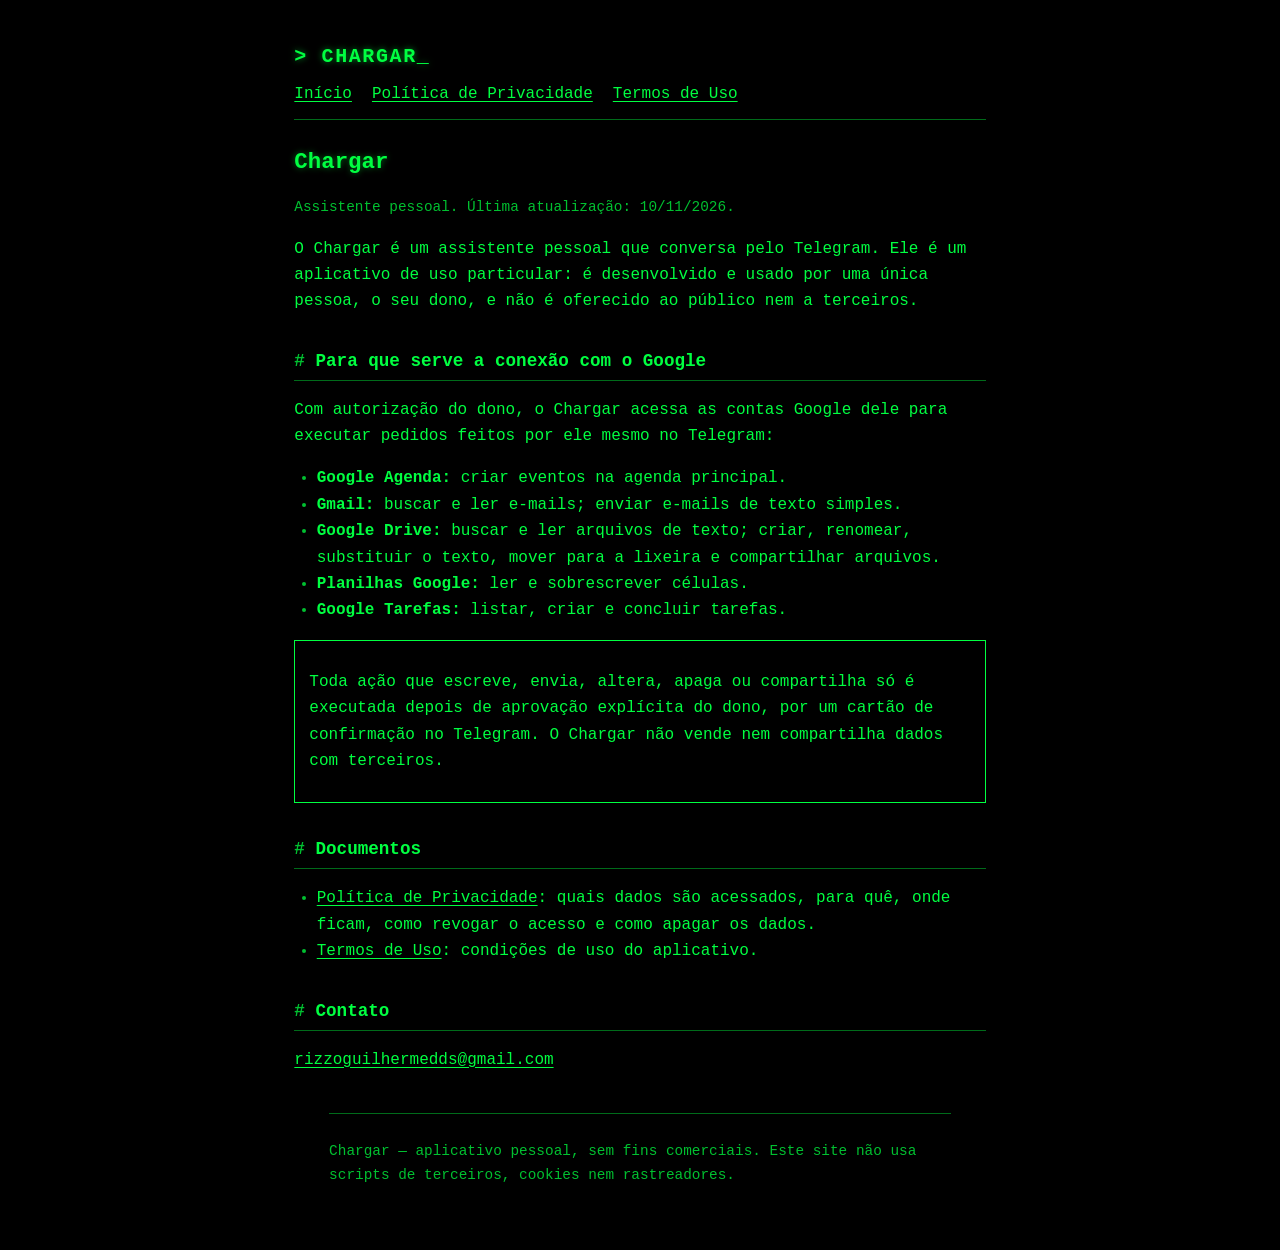
<file: index.html>
<!doctype html>
<html lang="pt-BR">
<head>
<meta charset="utf-8">
<meta name="viewport" content="width=device-width, initial-scale=1">
<title>Chargar – assistente pessoal</title>
<meta name="description" content="Chargar é um assistente pessoal de uso exclusivo do seu dono, que se conecta às contas Google dele mediante autorização.">
<meta name="robots" content="index,follow">
<link rel="stylesheet" href="style.css">
</head>
<body>
<header>
  <div class="marca">CHARGAR</div>
  <nav aria-label="Principal">
    <a href="index.html" aria-current="page">Início</a>
    <a href="privacidade.html">Política de Privacidade</a>
    <a href="termos.html">Termos de Uso</a>
  </nav>
</header>
<main>
  <h1>Chargar</h1>
  <p class="meta">Assistente pessoal. Última atualização: 10/11/2026.</p>

  <p>O Chargar é um assistente pessoal que conversa pelo Telegram. Ele é um aplicativo de uso particular: é desenvolvido e usado por uma única pessoa, o seu dono, e não é oferecido ao público nem a terceiros.</p>

  <h2>Para que serve a conexão com o Google</h2>
  <p>Com autorização do dono, o Chargar acessa as contas Google dele para executar pedidos feitos por ele mesmo no Telegram:</p>
  <ul>
    <li><strong>Google Agenda:</strong> criar eventos na agenda principal.</li>
    <li><strong>Gmail:</strong> buscar e ler e-mails; enviar e-mails de texto simples.</li>
    <li><strong>Google Drive:</strong> buscar e ler arquivos de texto; criar, renomear, substituir o texto, mover para a lixeira e compartilhar arquivos.</li>
    <li><strong>Planilhas Google:</strong> ler e sobrescrever células.</li>
    <li><strong>Google Tarefas:</strong> listar, criar e concluir tarefas.</li>
  </ul>

  <div class="aviso">
    <p>Toda ação que escreve, envia, altera, apaga ou compartilha só é executada depois de aprovação explícita do dono, por um cartão de confirmação no Telegram. O Chargar não vende nem compartilha dados com terceiros.</p>
  </div>

  <h2>Documentos</h2>
  <ul>
    <li><a href="privacidade.html">Política de Privacidade</a>: quais dados são acessados, para quê, onde ficam, como revogar o acesso e como apagar os dados.</li>
    <li><a href="termos.html">Termos de Uso</a>: condições de uso do aplicativo.</li>
  </ul>

  <h2>Contato</h2>
  <p><a href="mailto:rizzoguilhermedds@gmail.com">rizzoguilhermedds@gmail.com</a></p>
</main>
<footer>
  <p>Chargar — aplicativo pessoal, sem fins comerciais. Este site não usa scripts de terceiros, cookies nem rastreadores.</p>
</footer>
</body>
</html>
</file>
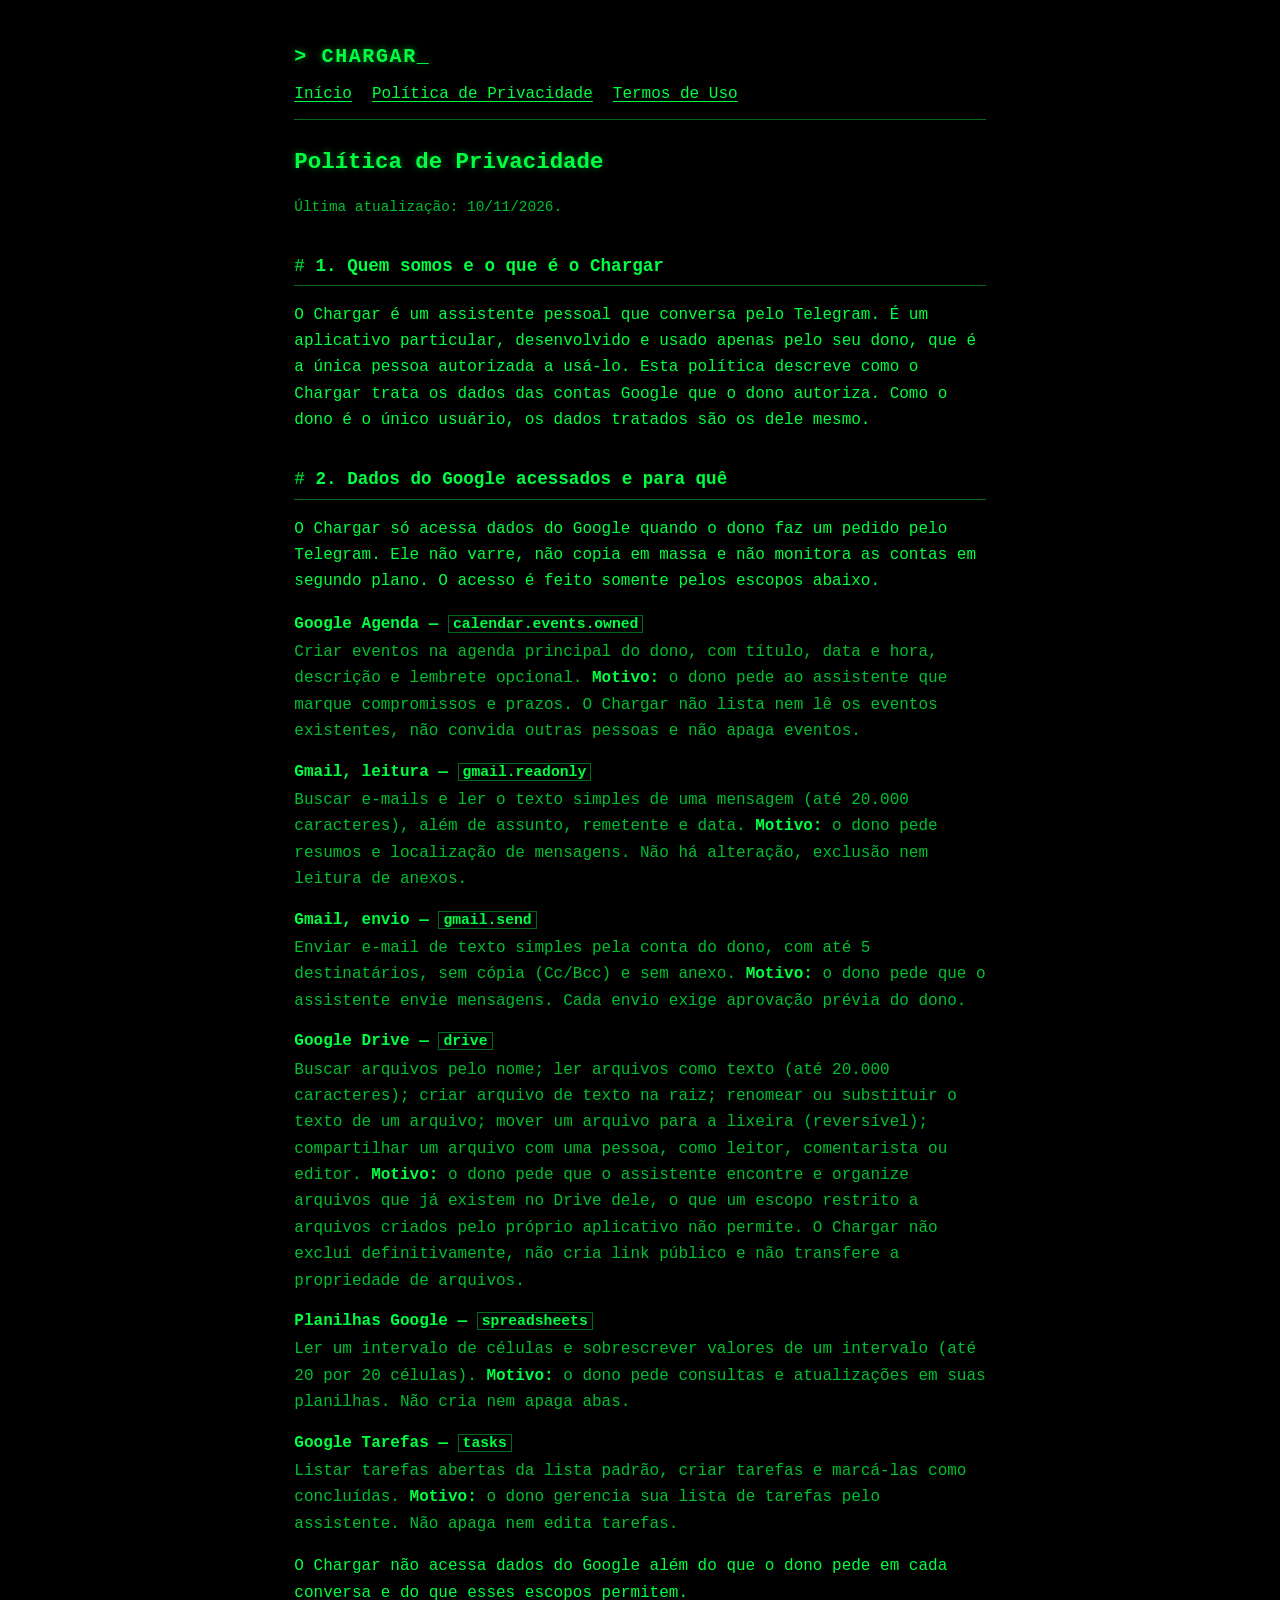
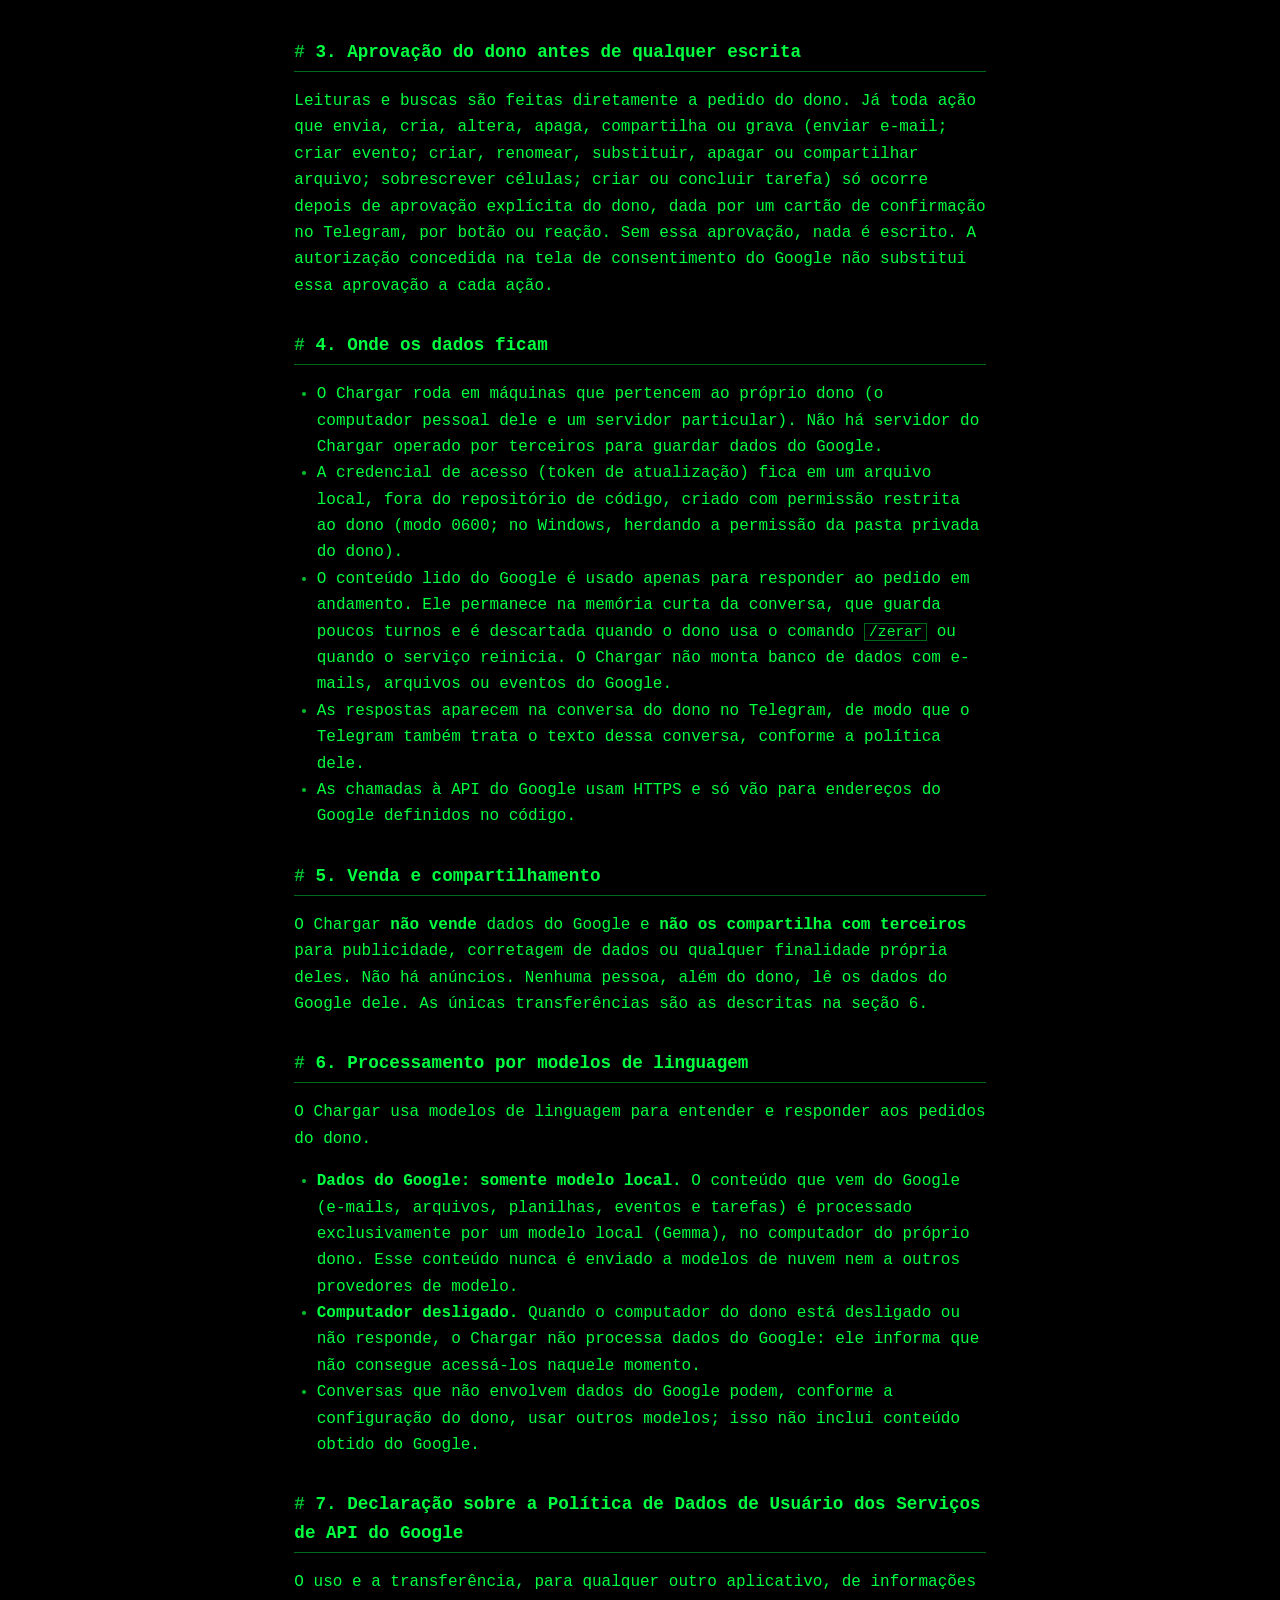
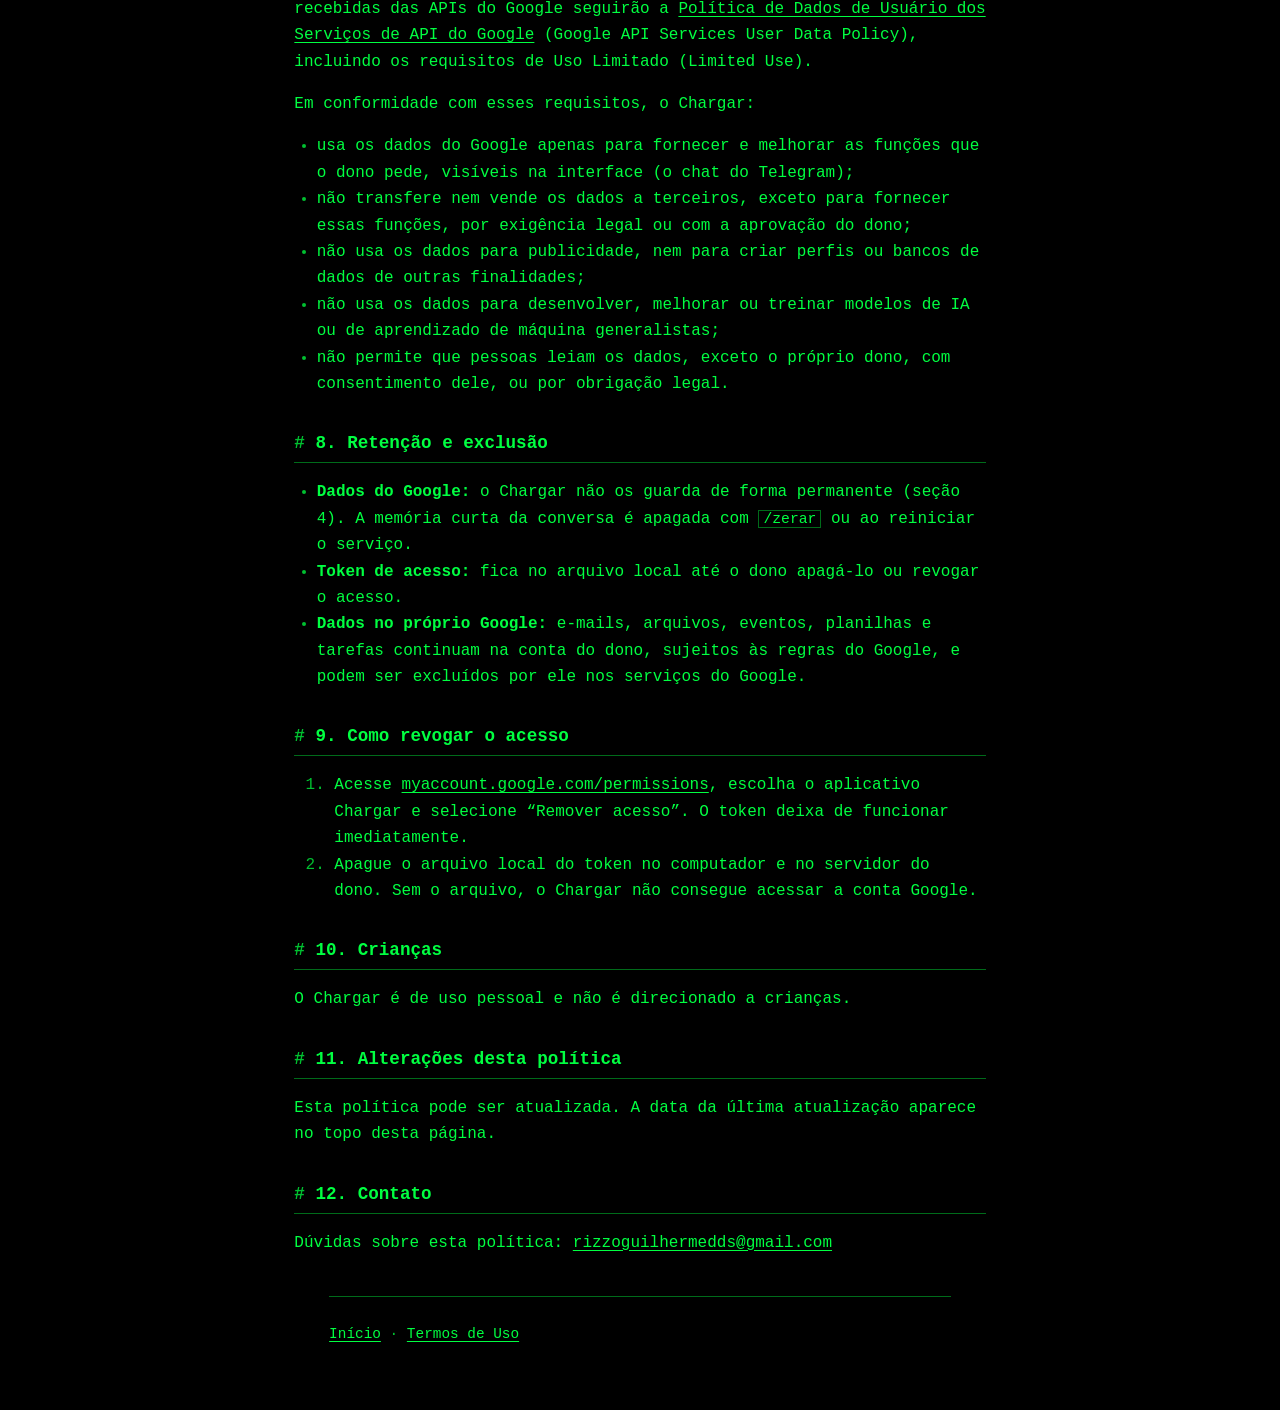
<file: privacidade.html>
<!doctype html>
<html lang="pt-BR">
<head>
<meta charset="utf-8">
<meta name="viewport" content="width=device-width, initial-scale=1">
<title>Política de Privacidade – Chargar</title>
<meta name="description" content="Política de Privacidade do Chargar: dados do Google acessados, finalidade, armazenamento, processamento por modelos de linguagem, revogação e exclusão.">
<meta name="robots" content="index,follow">
<link rel="stylesheet" href="style.css">
</head>
<body>
<header>
  <div class="marca">CHARGAR</div>
  <nav aria-label="Principal">
    <a href="index.html">Início</a>
    <a href="privacidade.html" aria-current="page">Política de Privacidade</a>
    <a href="termos.html">Termos de Uso</a>
  </nav>
</header>
<main>
  <h1>Política de Privacidade</h1>
  <p class="meta">Última atualização: 10/11/2026.</p>

  <h2>1. Quem somos e o que é o Chargar</h2>
  <p>O Chargar é um assistente pessoal que conversa pelo Telegram. É um aplicativo particular, desenvolvido e usado apenas pelo seu dono, que é a única pessoa autorizada a usá-lo. Esta política descreve como o Chargar trata os dados das contas Google que o dono autoriza. Como o dono é o único usuário, os dados tratados são os dele mesmo.</p>

  <h2>2. Dados do Google acessados e para quê</h2>
  <p>O Chargar só acessa dados do Google quando o dono faz um pedido pelo Telegram. Ele não varre, não copia em massa e não monitora as contas em segundo plano. O acesso é feito somente pelos escopos abaixo.</p>
  <dl>
    <dt>Google Agenda — <code>calendar.events.owned</code></dt>
    <dd>Criar eventos na agenda principal do dono, com título, data e hora, descrição e lembrete opcional. <strong>Motivo:</strong> o dono pede ao assistente que marque compromissos e prazos. O Chargar não lista nem lê os eventos existentes, não convida outras pessoas e não apaga eventos.</dd>

    <dt>Gmail, leitura — <code>gmail.readonly</code></dt>
    <dd>Buscar e-mails e ler o texto simples de uma mensagem (até 20.000 caracteres), além de assunto, remetente e data. <strong>Motivo:</strong> o dono pede resumos e localização de mensagens. Não há alteração, exclusão nem leitura de anexos.</dd>

    <dt>Gmail, envio — <code>gmail.send</code></dt>
    <dd>Enviar e-mail de texto simples pela conta do dono, com até 5 destinatários, sem cópia (Cc/Bcc) e sem anexo. <strong>Motivo:</strong> o dono pede que o assistente envie mensagens. Cada envio exige aprovação prévia do dono.</dd>

    <dt>Google Drive — <code>drive</code></dt>
    <dd>Buscar arquivos pelo nome; ler arquivos como texto (até 20.000 caracteres); criar arquivo de texto na raiz; renomear ou substituir o texto de um arquivo; mover um arquivo para a lixeira (reversível); compartilhar um arquivo com uma pessoa, como leitor, comentarista ou editor. <strong>Motivo:</strong> o dono pede que o assistente encontre e organize arquivos que já existem no Drive dele, o que um escopo restrito a arquivos criados pelo próprio aplicativo não permite. O Chargar não exclui definitivamente, não cria link público e não transfere a propriedade de arquivos.</dd>

    <dt>Planilhas Google — <code>spreadsheets</code></dt>
    <dd>Ler um intervalo de células e sobrescrever valores de um intervalo (até 20 por 20 células). <strong>Motivo:</strong> o dono pede consultas e atualizações em suas planilhas. Não cria nem apaga abas.</dd>

    <dt>Google Tarefas — <code>tasks</code></dt>
    <dd>Listar tarefas abertas da lista padrão, criar tarefas e marcá-las como concluídas. <strong>Motivo:</strong> o dono gerencia sua lista de tarefas pelo assistente. Não apaga nem edita tarefas.</dd>
  </dl>
  <p>O Chargar não acessa dados do Google além do que o dono pede em cada conversa e do que esses escopos permitem.</p>

  <h2>3. Aprovação do dono antes de qualquer escrita</h2>
  <p>Leituras e buscas são feitas diretamente a pedido do dono. Já toda ação que envia, cria, altera, apaga, compartilha ou grava (enviar e-mail; criar evento; criar, renomear, substituir, apagar ou compartilhar arquivo; sobrescrever células; criar ou concluir tarefa) só ocorre depois de aprovação explícita do dono, dada por um cartão de confirmação no Telegram, por botão ou reação. Sem essa aprovação, nada é escrito. A autorização concedida na tela de consentimento do Google não substitui essa aprovação a cada ação.</p>

  <h2>4. Onde os dados ficam</h2>
  <ul>
    <li>O Chargar roda em máquinas que pertencem ao próprio dono (o computador pessoal dele e um servidor particular). Não há servidor do Chargar operado por terceiros para guardar dados do Google.</li>
    <li>A credencial de acesso (token de atualização) fica em um arquivo local, fora do repositório de código, criado com permissão restrita ao dono (modo 0600; no Windows, herdando a permissão da pasta privada do dono).</li>
    <li>O conteúdo lido do Google é usado apenas para responder ao pedido em andamento. Ele permanece na memória curta da conversa, que guarda poucos turnos e é descartada quando o dono usa o comando <code>/zerar</code> ou quando o serviço reinicia. O Chargar não monta banco de dados com e-mails, arquivos ou eventos do Google.</li>
    <li>As respostas aparecem na conversa do dono no Telegram, de modo que o Telegram também trata o texto dessa conversa, conforme a política dele.</li>
    <li>As chamadas à API do Google usam HTTPS e só vão para endereços do Google definidos no código.</li>
  </ul>

  <h2>5. Venda e compartilhamento</h2>
  <p>O Chargar <strong>não vende</strong> dados do Google e <strong>não os compartilha com terceiros</strong> para publicidade, corretagem de dados ou qualquer finalidade própria deles. Não há anúncios. Nenhuma pessoa, além do dono, lê os dados do Google dele. As únicas transferências são as descritas na seção 6.</p>

  <h2>6. Processamento por modelos de linguagem</h2>
  <p>O Chargar usa modelos de linguagem para entender e responder aos pedidos do dono.</p>
  <ul>
    <li><strong>Dados do Google: somente modelo local.</strong> O conteúdo que vem do Google (e-mails, arquivos, planilhas, eventos e tarefas) é processado exclusivamente por um modelo local (Gemma), no computador do próprio dono. Esse conteúdo nunca é enviado a modelos de nuvem nem a outros provedores de modelo.</li>
    <li><strong>Computador desligado.</strong> Quando o computador do dono está desligado ou não responde, o Chargar não processa dados do Google: ele informa que não consegue acessá-los naquele momento.</li>
    <li>Conversas que não envolvem dados do Google podem, conforme a configuração do dono, usar outros modelos; isso não inclui conteúdo obtido do Google.</li>
  </ul>

  <h2>7. Declaração sobre a Política de Dados de Usuário dos Serviços de API do Google</h2>
  <p>O uso e a transferência, para qualquer outro aplicativo, de informações recebidas das APIs do Google seguirão a <a href="https://developers.google.com/terms/api-services-user-data-policy">Política de Dados de Usuário dos Serviços de API do Google</a> (Google API Services User Data Policy), incluindo os requisitos de Uso Limitado (Limited Use).</p>
  <p>Em conformidade com esses requisitos, o Chargar:</p>
  <ul>
    <li>usa os dados do Google apenas para fornecer e melhorar as funções que o dono pede, visíveis na interface (o chat do Telegram);</li>
    <li>não transfere nem vende os dados a terceiros, exceto para fornecer essas funções, por exigência legal ou com a aprovação do dono;</li>
    <li>não usa os dados para publicidade, nem para criar perfis ou bancos de dados de outras finalidades;</li>
    <li>não usa os dados para desenvolver, melhorar ou treinar modelos de IA ou de aprendizado de máquina generalistas;</li>
    <li>não permite que pessoas leiam os dados, exceto o próprio dono, com consentimento dele, ou por obrigação legal.</li>
  </ul>

  <h2>8. Retenção e exclusão</h2>
  <ul>
    <li><strong>Dados do Google:</strong> o Chargar não os guarda de forma permanente (seção 4). A memória curta da conversa é apagada com <code>/zerar</code> ou ao reiniciar o serviço.</li>
    <li><strong>Token de acesso:</strong> fica no arquivo local até o dono apagá-lo ou revogar o acesso.</li>
    <li><strong>Dados no próprio Google:</strong> e-mails, arquivos, eventos, planilhas e tarefas continuam na conta do dono, sujeitos às regras do Google, e podem ser excluídos por ele nos serviços do Google.</li>
  </ul>

  <h2>9. Como revogar o acesso</h2>
  <ol>
    <li>Acesse <a href="https://myaccount.google.com/permissions">myaccount.google.com/permissions</a>, escolha o aplicativo Chargar e selecione “Remover acesso”. O token deixa de funcionar imediatamente.</li>
    <li>Apague o arquivo local do token no computador e no servidor do dono. Sem o arquivo, o Chargar não consegue acessar a conta Google.</li>
  </ol>

  <h2>10. Crianças</h2>
  <p>O Chargar é de uso pessoal e não é direcionado a crianças.</p>

  <h2>11. Alterações desta política</h2>
  <p>Esta política pode ser atualizada. A data da última atualização aparece no topo desta página.</p>

  <h2>12. Contato</h2>
  <p>Dúvidas sobre esta política: <a href="mailto:rizzoguilhermedds@gmail.com">rizzoguilhermedds@gmail.com</a></p>
</main>
<footer>
  <p><a href="index.html">Início</a> · <a href="termos.html">Termos de Uso</a></p>
</footer>
</body>
</html>
</file>
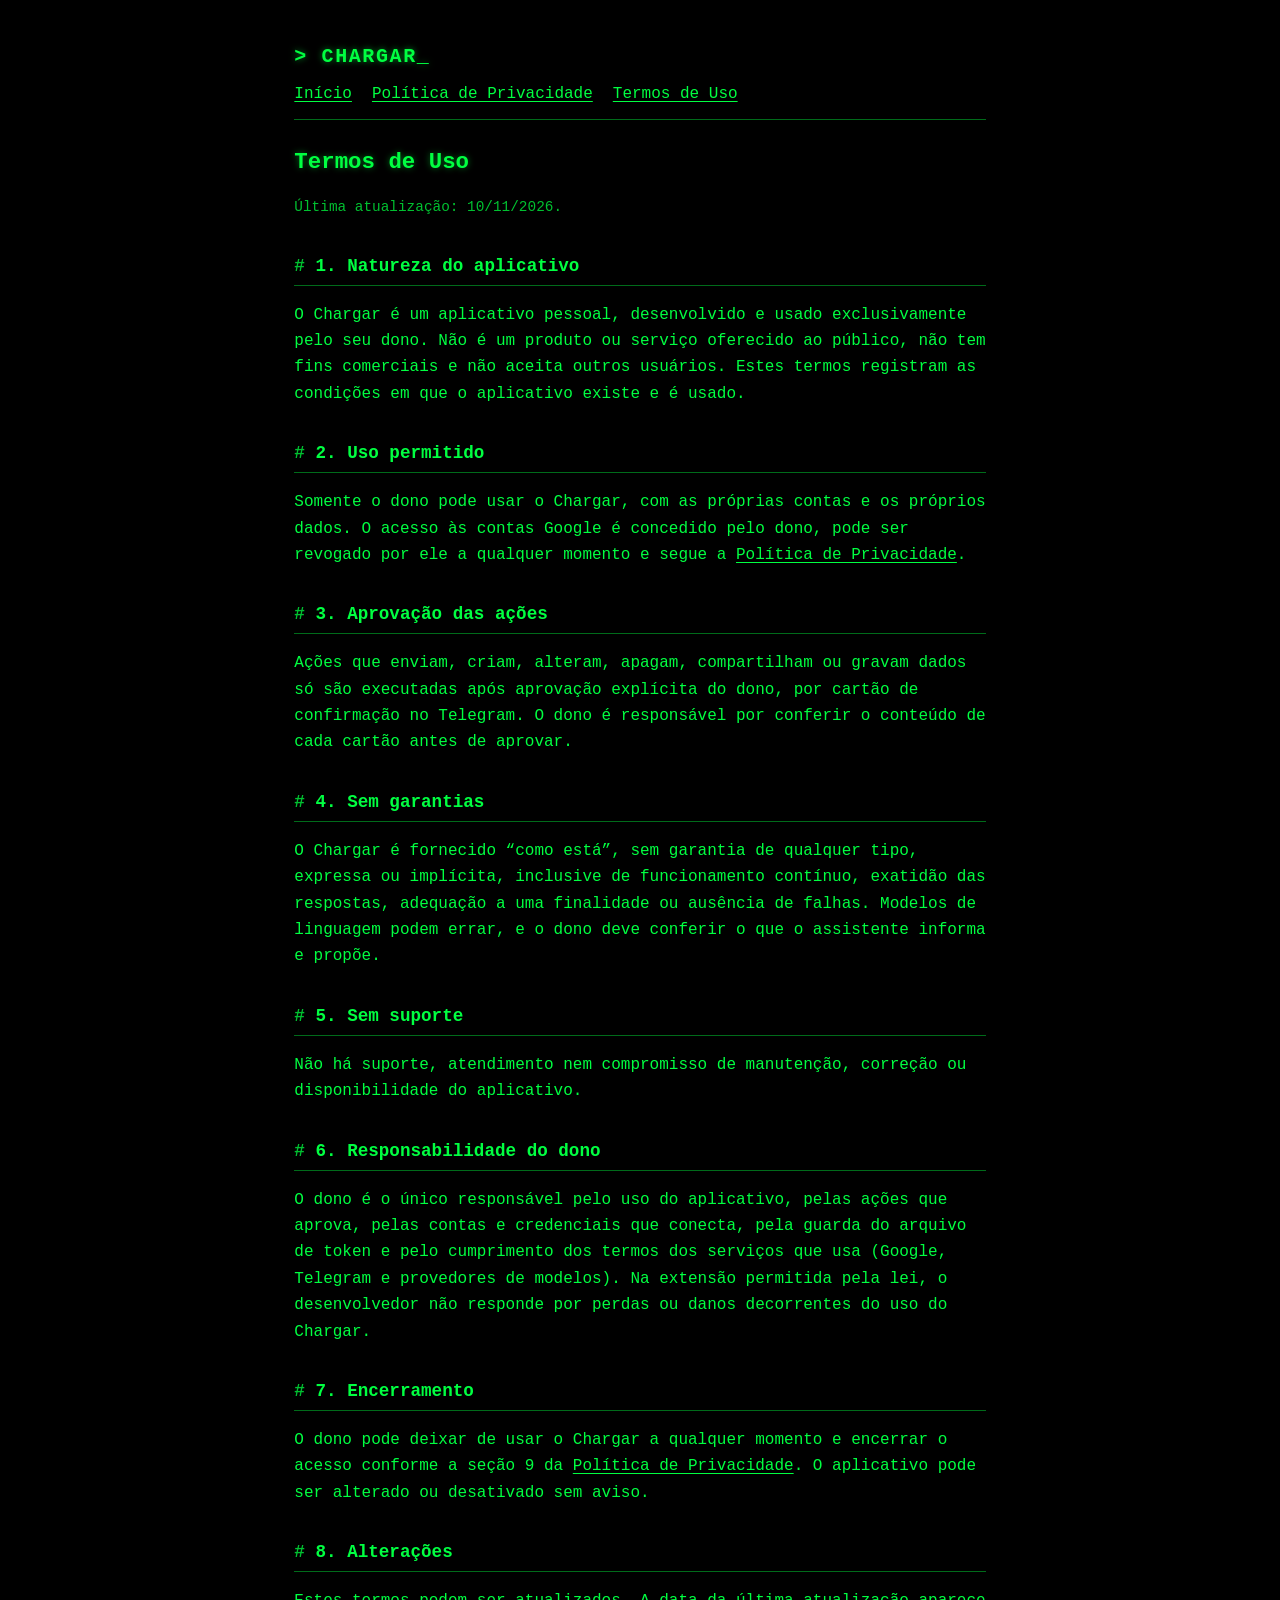
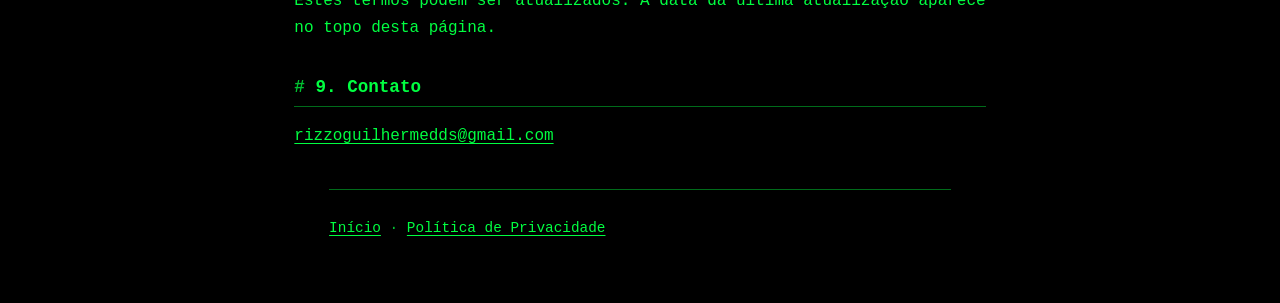
<file: termos.html>
<!doctype html>
<html lang="pt-BR">
<head>
<meta charset="utf-8">
<meta name="viewport" content="width=device-width, initial-scale=1">
<title>Termos de Uso – Chargar</title>
<meta name="description" content="Termos de Uso do Chargar, aplicativo pessoal de uso exclusivo do seu dono.">
<meta name="robots" content="index,follow">
<link rel="stylesheet" href="style.css">
</head>
<body>
<header>
  <div class="marca">CHARGAR</div>
  <nav aria-label="Principal">
    <a href="index.html">Início</a>
    <a href="privacidade.html">Política de Privacidade</a>
    <a href="termos.html" aria-current="page">Termos de Uso</a>
  </nav>
</header>
<main>
  <h1>Termos de Uso</h1>
  <p class="meta">Última atualização: 10/11/2026.</p>

  <h2>1. Natureza do aplicativo</h2>
  <p>O Chargar é um aplicativo pessoal, desenvolvido e usado exclusivamente pelo seu dono. Não é um produto ou serviço oferecido ao público, não tem fins comerciais e não aceita outros usuários. Estes termos registram as condições em que o aplicativo existe e é usado.</p>

  <h2>2. Uso permitido</h2>
  <p>Somente o dono pode usar o Chargar, com as próprias contas e os próprios dados. O acesso às contas Google é concedido pelo dono, pode ser revogado por ele a qualquer momento e segue a <a href="privacidade.html">Política de Privacidade</a>.</p>

  <h2>3. Aprovação das ações</h2>
  <p>Ações que enviam, criam, alteram, apagam, compartilham ou gravam dados só são executadas após aprovação explícita do dono, por cartão de confirmação no Telegram. O dono é responsável por conferir o conteúdo de cada cartão antes de aprovar.</p>

  <h2>4. Sem garantias</h2>
  <p>O Chargar é fornecido “como está”, sem garantia de qualquer tipo, expressa ou implícita, inclusive de funcionamento contínuo, exatidão das respostas, adequação a uma finalidade ou ausência de falhas. Modelos de linguagem podem errar, e o dono deve conferir o que o assistente informa e propõe.</p>

  <h2>5. Sem suporte</h2>
  <p>Não há suporte, atendimento nem compromisso de manutenção, correção ou disponibilidade do aplicativo.</p>

  <h2>6. Responsabilidade do dono</h2>
  <p>O dono é o único responsável pelo uso do aplicativo, pelas ações que aprova, pelas contas e credenciais que conecta, pela guarda do arquivo de token e pelo cumprimento dos termos dos serviços que usa (Google, Telegram e provedores de modelos). Na extensão permitida pela lei, o desenvolvedor não responde por perdas ou danos decorrentes do uso do Chargar.</p>

  <h2>7. Encerramento</h2>
  <p>O dono pode deixar de usar o Chargar a qualquer momento e encerrar o acesso conforme a seção 9 da <a href="privacidade.html">Política de Privacidade</a>. O aplicativo pode ser alterado ou desativado sem aviso.</p>

  <h2>8. Alterações</h2>
  <p>Estes termos podem ser atualizados. A data da última atualização aparece no topo desta página.</p>

  <h2>9. Contato</h2>
  <p><a href="mailto:rizzoguilhermedds@gmail.com">rizzoguilhermedds@gmail.com</a></p>
</main>
<footer>
  <p><a href="index.html">Início</a> · <a href="privacidade.html">Política de Privacidade</a></p>
</footer>
</body>
</html>
</file>
<file: style.css>
:root {
  --bg: #000;
  --fg: #00ff41;
  --dim: #00c030;
  --line: #006b1a;
  color-scheme: dark;
}
* { box-sizing: border-box; }
html { background: var(--bg); }
body {
  margin: 0;
  padding: 24px 16px 48px;
  background: var(--bg);
  color: var(--fg);
  font: 16px/1.65 ui-monospace, "Cascadia Mono", "SFMono-Regular", Menlo, Consolas, "Liberation Mono", monospace;
}
main, header, footer { max-width: 72ch; margin: 0 auto; }
header { border-bottom: 1px solid var(--line); padding-bottom: 12px; margin-bottom: 24px; }
.marca { font-size: 1.25rem; font-weight: 700; letter-spacing: .08em; text-shadow: 0 0 6px rgba(0, 255, 65, .55); }
.marca::before { content: "> "; }
.marca::after { content: "_"; animation: pisca 1.1s steps(1) infinite; }
@keyframes pisca { 50% { opacity: 0; } }
@media (prefers-reduced-motion: reduce) { .marca::after { animation: none; } }
nav { display: flex; flex-wrap: wrap; gap: 4px 20px; margin-top: 8px; }
h1 { font-size: 1.4rem; margin: 0 0 4px; text-shadow: 0 0 6px rgba(0, 255, 65, .45); }
h2 { font-size: 1.1rem; margin: 32px 0 8px; border-bottom: 1px solid var(--line); padding-bottom: 4px; }
h2::before { content: "# "; color: var(--dim); }
p, li { overflow-wrap: anywhere; }
ul { padding-left: 1.4em; }
li::marker { color: var(--dim); }
a { color: var(--fg); text-underline-offset: 3px; }
a:hover, a:focus-visible { background: var(--fg); color: var(--bg); outline: none; }
code { color: var(--fg); border: 1px solid var(--line); padding: 0 4px; font-size: .92em; overflow-wrap: anywhere; }
.meta, footer { color: var(--dim); font-size: .9rem; }
footer { border-top: 1px solid var(--line); margin-top: 40px; padding-top: 12px; }
.aviso { border: 1px solid var(--fg); padding: 12px 14px; margin: 16px 0; }
dl { margin: 0; }
dt { font-weight: 700; margin-top: 14px; }
dd { margin: 2px 0 0; color: var(--dim); }
dd strong { color: var(--fg); }
@media (min-width: 720px) { body { padding-top: 40px; } }
</file>
